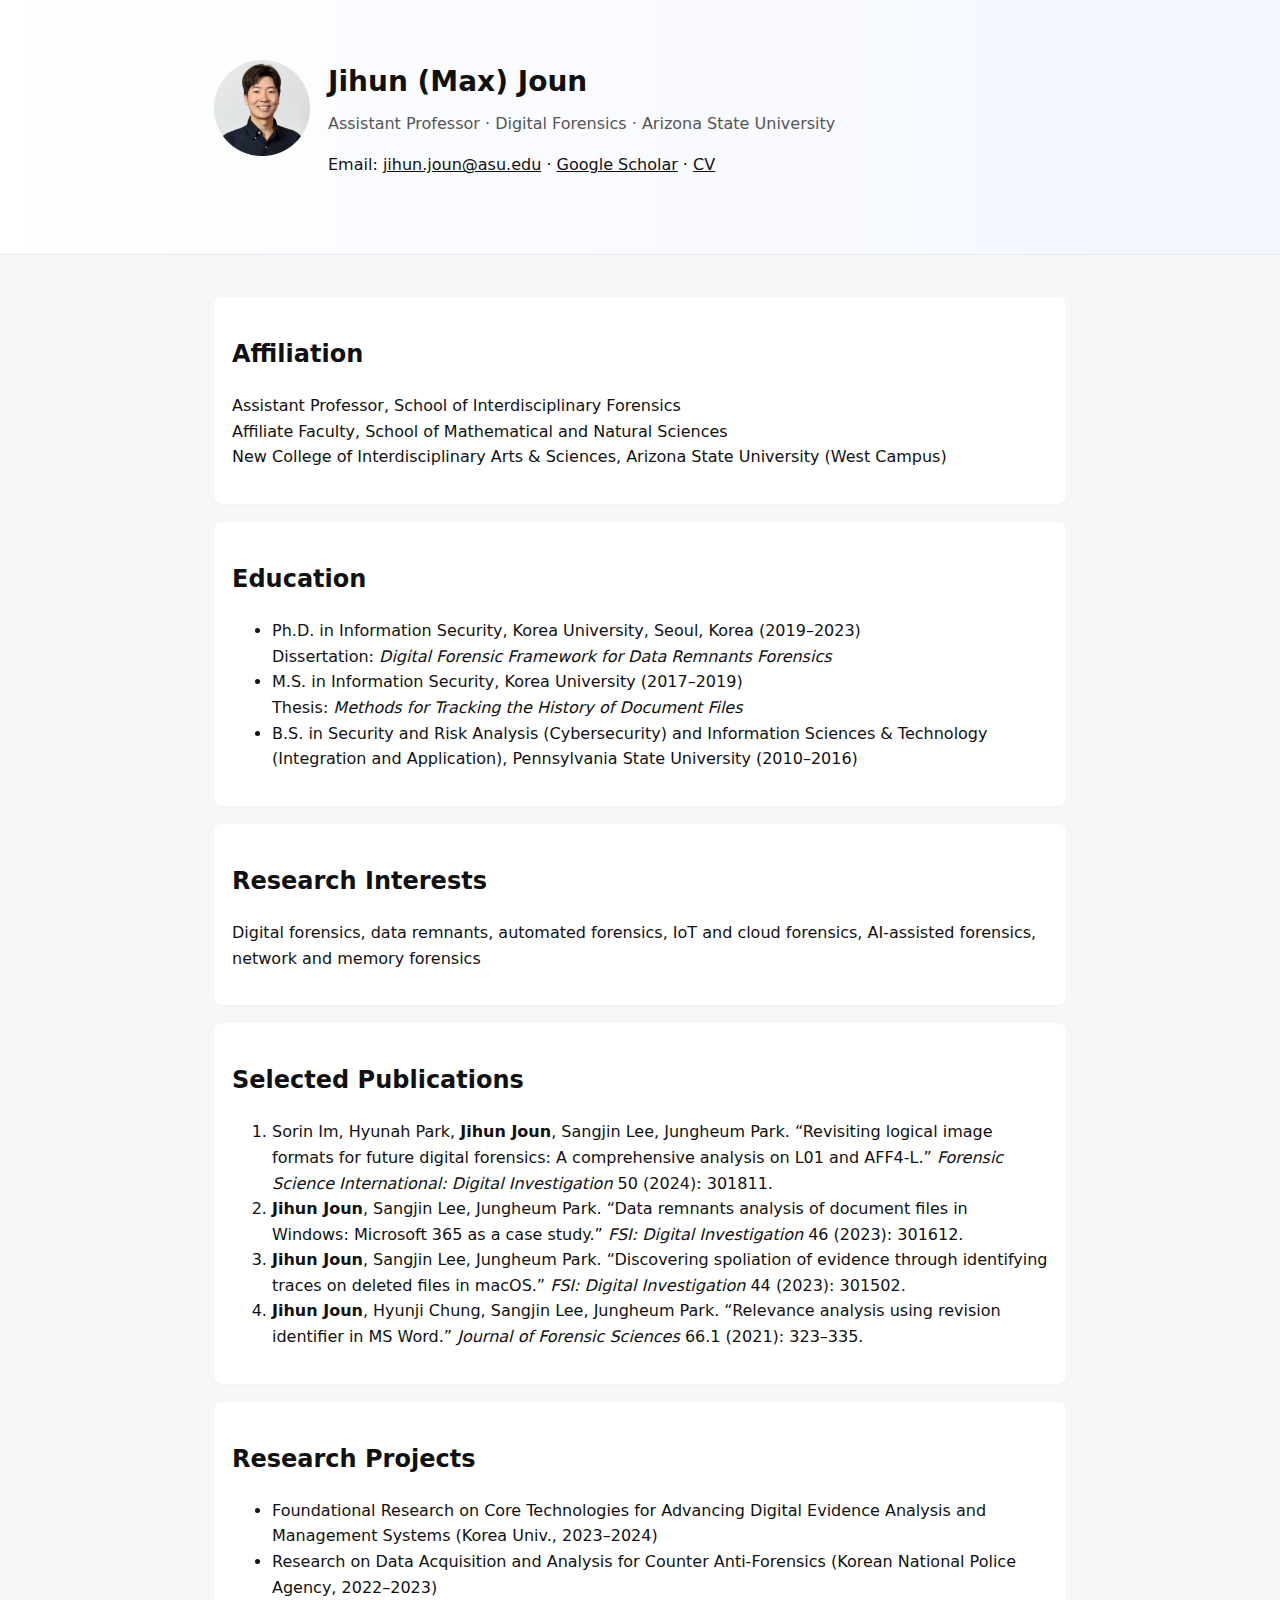
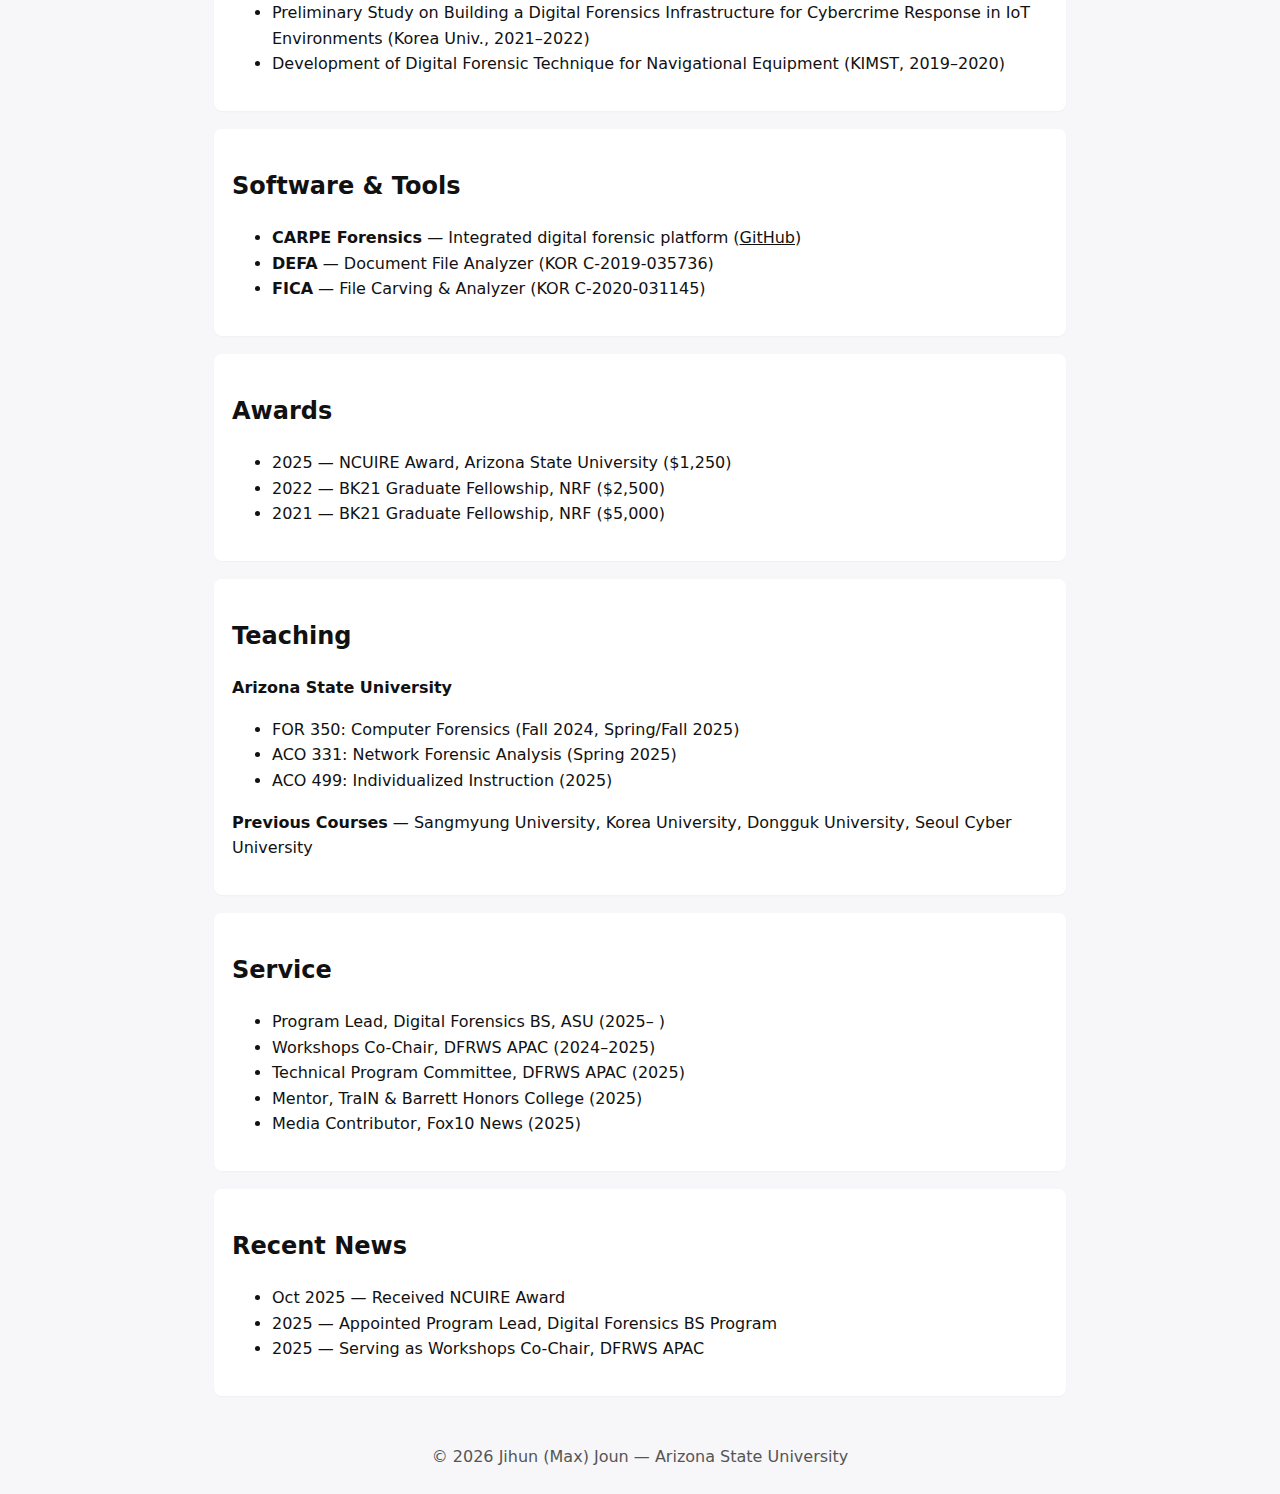
<file: index.html>
<!doctype html>
<html lang="en">
<head>
  <meta charset="utf-8" />
  <meta name="viewport" content="width=device-width,initial-scale=1" />
  <title>Jihun (Max) Joun — Personal / Lab Page</title>
  <link rel="stylesheet" href="styles.css">
</head>
<body>
  <header class="hero">
    <div class="container">
      <img class="avatar" src="jihun-profile2.png" alt="profile">
      <h1>Jihun (Max) Joun</h1>
      <p class="role">Assistant Professor · Digital Forensics · Arizona State University</p>
      <p class="contact">
        Email: <a href="mailto:jihun.joun@asu.edu">jihun.joun@asu.edu</a> · 
        <a href="#">Google Scholar</a> · 
        <a href="#">CV</a>
      </p>
    </div>
  </header>

  <main class="container">
    <section>
      <h2>Affiliation</h2>
      <p>
        Assistant Professor, School of Interdisciplinary Forensics<br>
        Affiliate Faculty, School of Mathematical and Natural Sciences<br>
        New College of Interdisciplinary Arts & Sciences, Arizona State University (West Campus)
      </p>
    </section>

    <section>
      <h2>Education</h2>
      <ul>
        <li>Ph.D. in Information Security, Korea University, Seoul, Korea (2019–2023)<br>
          Dissertation: <em>Digital Forensic Framework for Data Remnants Forensics</em></li>
        <li>M.S. in Information Security, Korea University (2017–2019)<br>
          Thesis: <em>Methods for Tracking the History of Document Files</em></li>
        <li>B.S. in Security and Risk Analysis (Cybersecurity) and Information Sciences & Technology (Integration and Application), Pennsylvania State University (2010–2016)</li>
      </ul>
    </section>

    <section>
      <h2>Research Interests</h2>
      <p>Digital forensics, data remnants, automated forensics, IoT and cloud forensics, AI-assisted forensics, network and memory forensics</p>
    </section>

    <section>
      <h2>Selected Publications</h2>
      <ol>
        <li>Sorin Im, Hyunah Park, <strong>Jihun Joun</strong>, Sangjin Lee, Jungheum Park. “Revisiting logical image formats for future digital forensics: A comprehensive analysis on L01 and AFF4-L.” <em>Forensic Science International: Digital Investigation</em> 50 (2024): 301811.</li>
        <li><strong>Jihun Joun</strong>, Sangjin Lee, Jungheum Park. “Data remnants analysis of document files in Windows: Microsoft 365 as a case study.” <em>FSI: Digital Investigation</em> 46 (2023): 301612.</li>
        <li><strong>Jihun Joun</strong>, Sangjin Lee, Jungheum Park. “Discovering spoliation of evidence through identifying traces on deleted files in macOS.” <em>FSI: Digital Investigation</em> 44 (2023): 301502.</li>
        <li><strong>Jihun Joun</strong>, Hyunji Chung, Sangjin Lee, Jungheum Park. “Relevance analysis using revision identifier in MS Word.” <em>Journal of Forensic Sciences</em> 66.1 (2021): 323–335.</li>
      </ol>
    </section>

    <section>
      <h2>Research Projects</h2>
      <ul>
        <li>Foundational Research on Core Technologies for Advancing Digital Evidence Analysis and Management Systems (Korea Univ., 2023–2024)</li>
        <li>Research on Data Acquisition and Analysis for Counter Anti-Forensics (Korean National Police Agency, 2022–2023)</li>
        <li>Preliminary Study on Building a Digital Forensics Infrastructure for Cybercrime Response in IoT Environments (Korea Univ., 2021–2022)</li>
        <li>Development of Digital Forensic Technique for Navigational Equipment (KIMST, 2019–2020)</li>
      </ul>
    </section>

    <section>
      <h2>Software & Tools</h2>
      <ul>
        <li><strong>CARPE Forensics</strong> — Integrated digital forensic platform (<a href="https://github.com/dfrc-korea/carpe" target="_blank">GitHub</a>)</li>
        <li><strong>DEFA</strong> — Document File Analyzer (KOR C-2019-035736)</li>
        <li><strong>FICA</strong> — File Carving & Analyzer (KOR C-2020-031145)</li>
      </ul>
    </section>

    <section>
      <h2>Awards</h2>
      <ul>
        <li>2025 — NCUIRE Award, Arizona State University ($1,250)</li>
        <li>2022 — BK21 Graduate Fellowship, NRF ($2,500)</li>
        <li>2021 — BK21 Graduate Fellowship, NRF ($5,000)</li>
      </ul>
    </section>

    <section>
      <h2>Teaching</h2>
      <p><strong>Arizona State University</strong></p>
      <ul>
        <li>FOR 350: Computer Forensics (Fall 2024, Spring/Fall 2025)</li>
        <li>ACO 331: Network Forensic Analysis (Spring 2025)</li>
        <li>ACO 499: Individualized Instruction (2025)</li>
      </ul>
      <p><strong>Previous Courses</strong> — Sangmyung University, Korea University, Dongguk University, Seoul Cyber University</p>
    </section>

    <section>
      <h2>Service</h2>
      <ul>
        <li>Program Lead, Digital Forensics BS, ASU (2025– )</li>
        <li>Workshops Co-Chair, DFRWS APAC (2024–2025)</li>
        <li>Technical Program Committee, DFRWS APAC (2025)</li>
        <li>Mentor, TraIN & Barrett Honors College (2025)</li>
        <li>Media Contributor, Fox10 News (2025)</li>
      </ul>
    </section>

    <section>
      <h2>Recent News</h2>
      <ul>
        <li>Oct 2025 — Received NCUIRE Award</li>
        <li>2025 — Appointed Program Lead, Digital Forensics BS Program</li>
        <li>2025 — Serving as Workshops Co-Chair, DFRWS APAC</li>
      </ul>
    </section>
  </main>

  <footer class="container">
    © <span id="year"></span> Jihun (Max) Joun — Arizona State University
  </footer>

  <script>
    document.getElementById('year').textContent = new Date().getFullYear();
  </script>
</body>
</html>
</file>
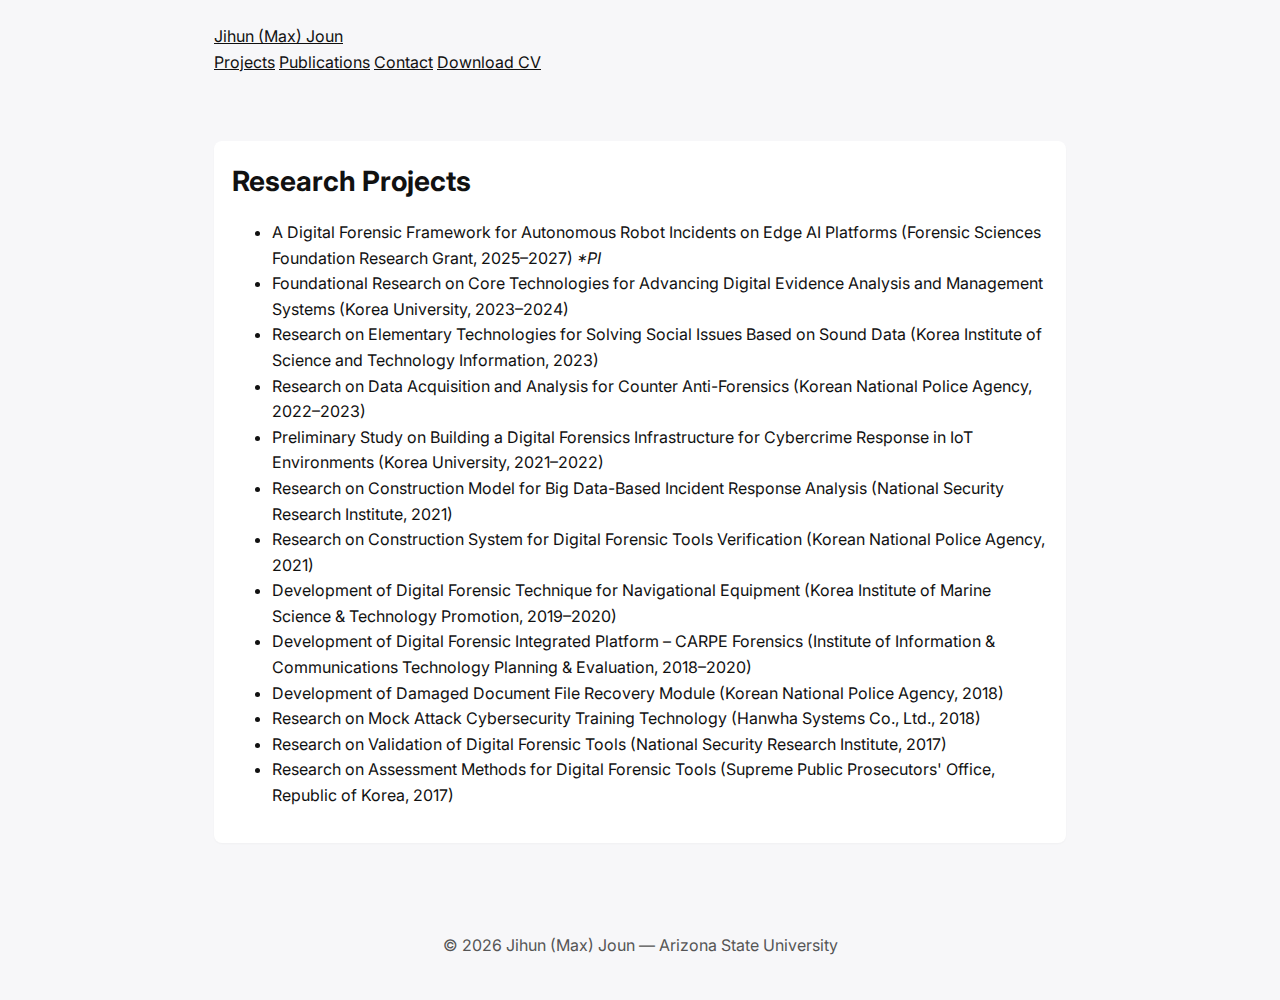
<file: projects.html>
<!doctype html>
<html lang="en">
<head>
  <meta charset="utf-8" />
  <meta name="viewport" content="width=device-width,initial-scale=1" />
  <title>Projects — Jihun (Max) Joun</title>
  <link href="https://fonts.googleapis.com/css2?family=Inter:wght@300;400;600;700&display=swap" rel="stylesheet">
  <link rel="stylesheet" href="styles.css">
</head>
<body>
  <nav class="nav">
    <div class="nav-inner container">
      <a class="brand" href="index.html">Jihun (Max) Joun</a>
      <div class="nav-links">
        <a href="projects.html">Projects</a>
        <a href="index.html#publications">Publications</a>
        <a href="index.html#contact">Contact</a>
        <a class="btn" href="Jihun_Joun_CV.pdf" target="_blank">Download CV</a>
      </div>
    </div>
  </nav>

  <main class="container">
    <section class="section">
      <h1>Research Projects</h1>
      <ul>
        <li>
          A Digital Forensic Framework for Autonomous Robot Incidents on Edge AI Platforms 
          (Forensic Sciences Foundation Research Grant, 2025–2027) <em>*PI</em>
        </li>
        <li>Foundational Research on Core Technologies for Advancing Digital Evidence Analysis and Management Systems (Korea University, 2023–2024)</li>
        <li>Research on Elementary Technologies for Solving Social Issues Based on Sound Data (Korea Institute of Science and Technology Information, 2023)</li>
        <li>Research on Data Acquisition and Analysis for Counter Anti-Forensics (Korean National Police Agency, 2022–2023)</li>
        <li>Preliminary Study on Building a Digital Forensics Infrastructure for Cybercrime Response in IoT Environments (Korea University, 2021–2022)</li>
        <li>Research on Construction Model for Big Data-Based Incident Response Analysis (National Security Research Institute, 2021)</li>
        <li>Research on Construction System for Digital Forensic Tools Verification (Korean National Police Agency, 2021)</li>
        <li>Development of Digital Forensic Technique for Navigational Equipment (Korea Institute of Marine Science & Technology Promotion, 2019–2020)</li>
        <li>Development of Digital Forensic Integrated Platform – CARPE Forensics (Institute of Information & Communications Technology Planning & Evaluation, 2018–2020)</li>
        <li>Development of Damaged Document File Recovery Module (Korean National Police Agency, 2018)</li>
        <li>Research on Mock Attack Cybersecurity Training Technology (Hanwha Systems Co., Ltd., 2018)</li>
        <li>Research on Validation of Digital Forensic Tools (National Security Research Institute, 2017)</li>
        <li>Research on Assessment Methods for Digital Forensic Tools (Supreme Public Prosecutors' Office, Republic of Korea, 2017)</li>
      </ul>
    </section>
  </main>

  <footer class="footer">
    <div class="container">
      © <span id="year"></span> Jihun (Max) Joun — Arizona State University
    </div>
  </footer>

  <script>
    document.getElementById('year').textContent = new Date().getFullYear();
  </script>
</body>
</html>
</file>
<file: styles.css>
:root{--bg:#f7f7f9;--card:#ffffff;--text:#111;--muted:#555}
*{box-sizing:border-box}
body{font-family:Inter,system-ui,-apple-system,Segoe UI,Roboto,"Helvetica Neue",Arial; margin:0; background:var(--bg); color:var(--text); line-height:1.6}
.container{max-width:900px;margin:0 auto;padding:24px}
.hero{background:linear-gradient(90deg,#fff,#f3f6ff);padding:36px 0;border-bottom:1px solid #e6e9ef}
.avatar{width:96px;height:96px;border-radius:8px;object-fit:cover;float:left;margin-right:18px}
h1{margin:0 0 6px;font-size:28px}
.role{margin:0;color:var(--muted)}
a{color:inherit;text-decoration:underline}
section{background:var(--card);padding:18px;border-radius:8px;margin-top:18px;box-shadow:0 1px 2px rgba(0,0,0,0.03)}
footer{padding:18px;text-align:center;color:var(--muted);margin-top:24px}
@media(max-width:600px){.avatar{float:none;display:block;margin:0 auto 12px;width:120px;height:120px}}
</file>
